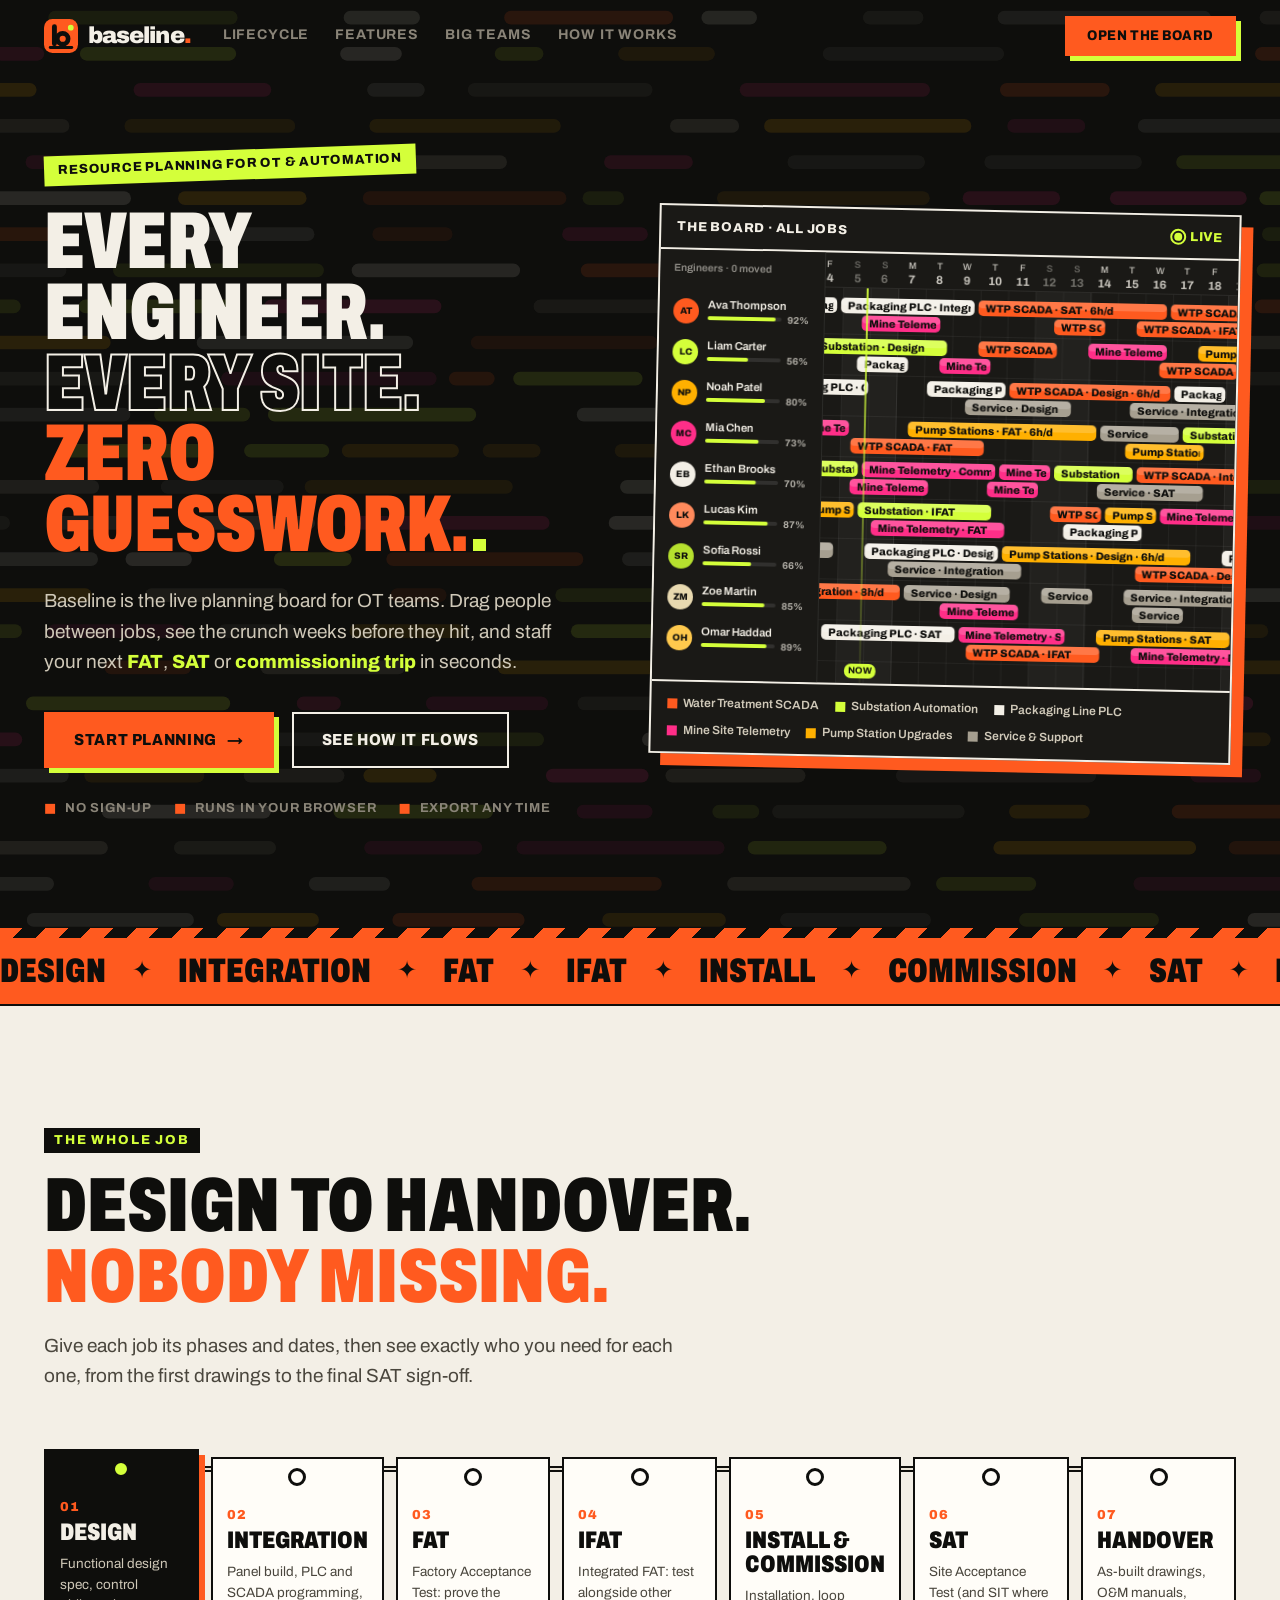
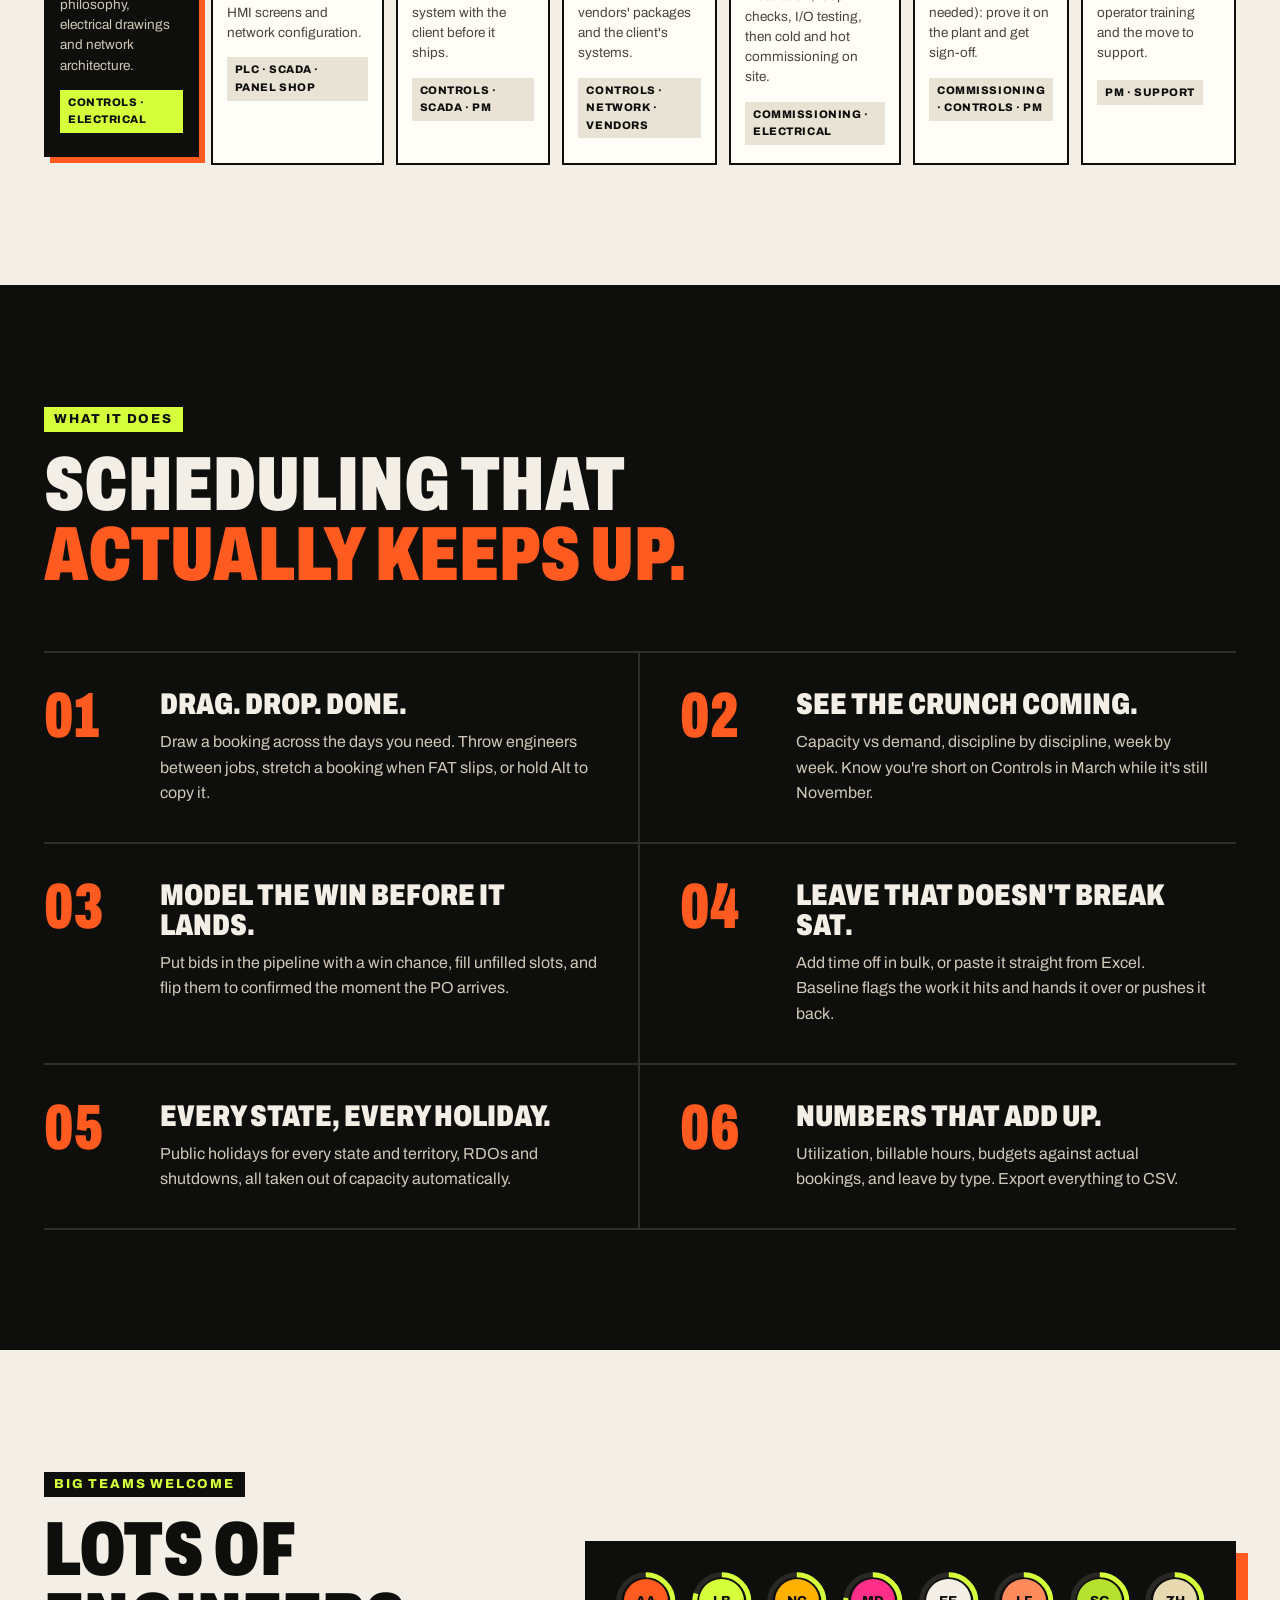
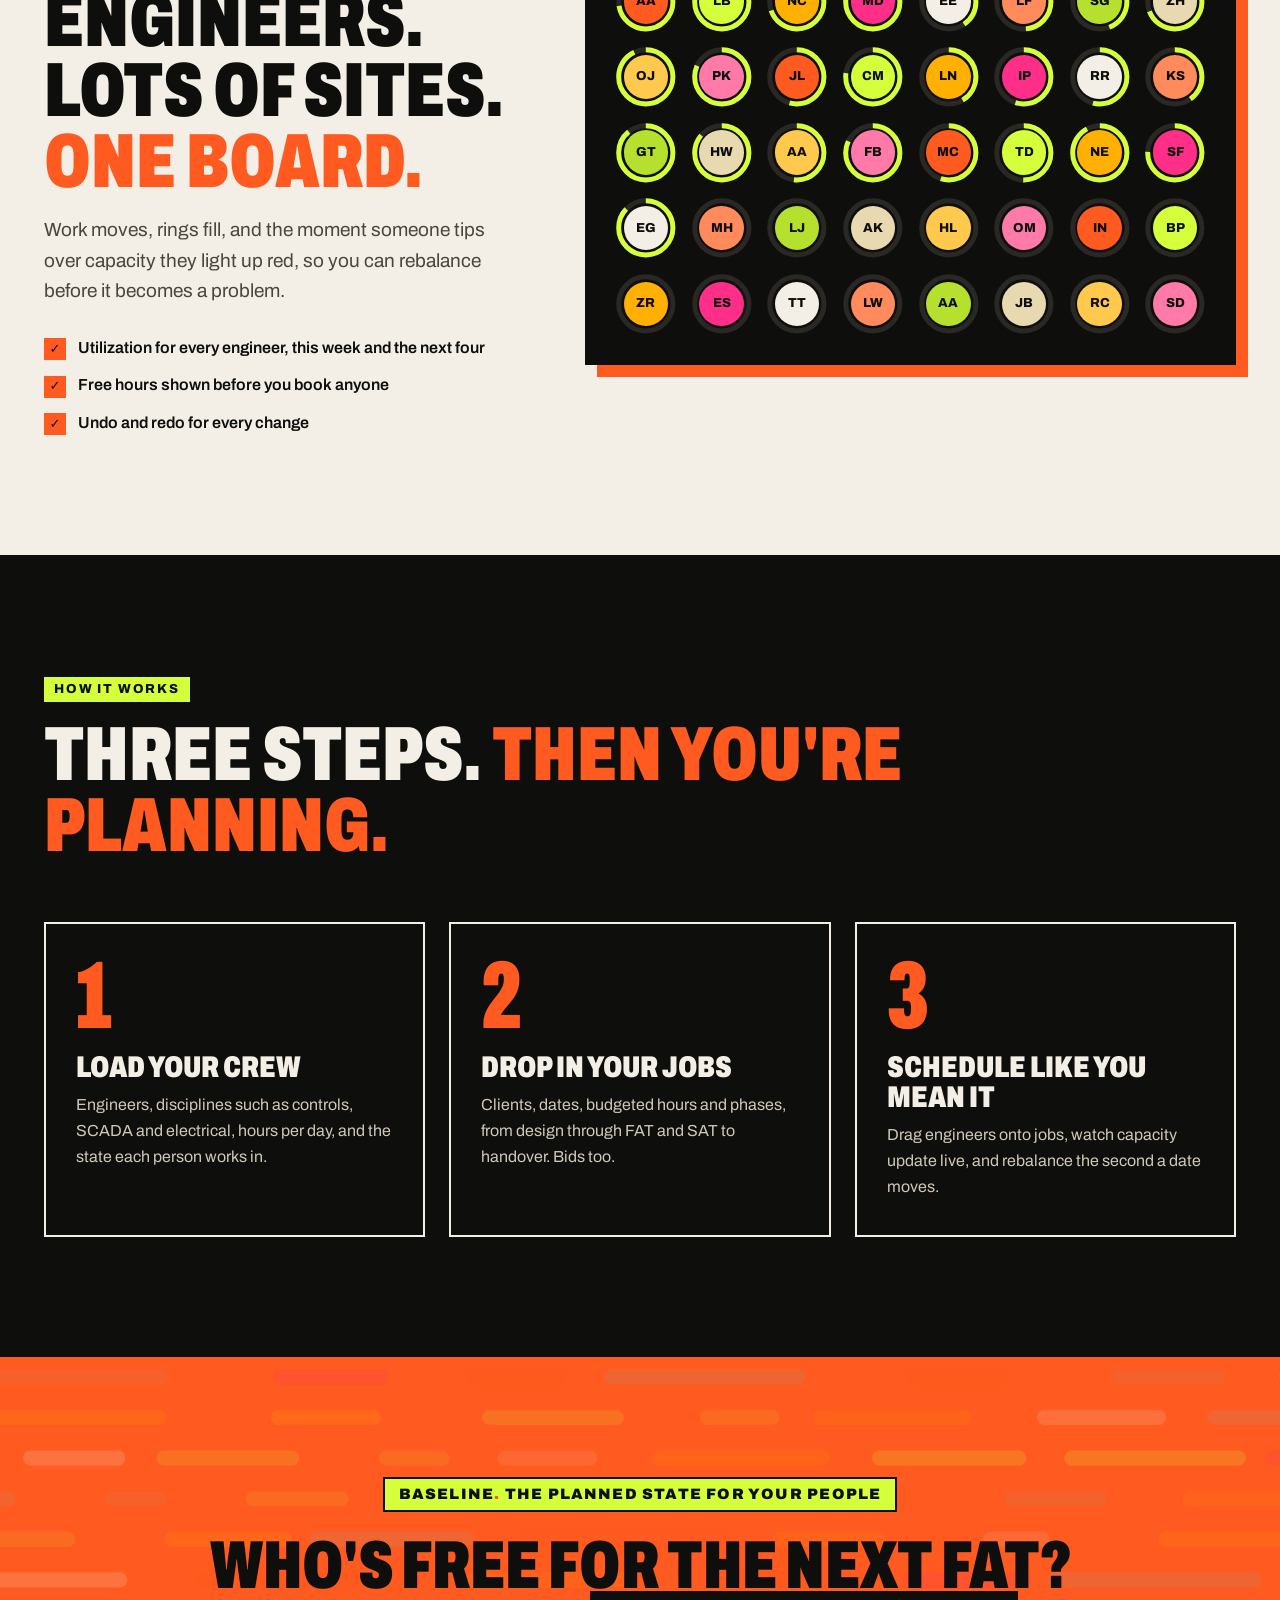
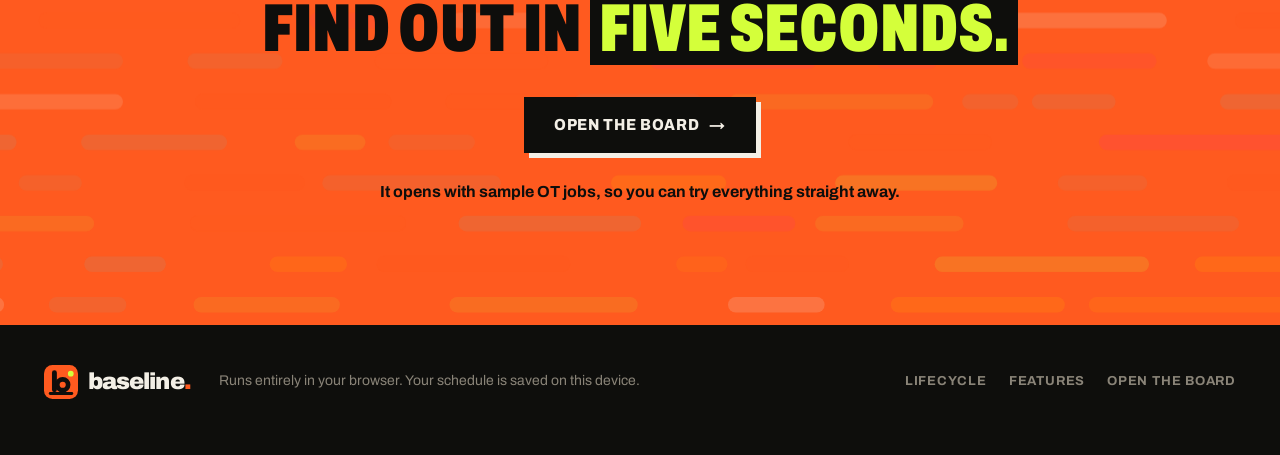
<file: scheduler/index.html>
<!doctype html>
<html lang="en">
<head>
  <meta charset="utf-8">
  <meta name="viewport" content="width=device-width, initial-scale=1">
  <title>Baseline</title>
  <meta name="description" content="Baseline is the live planning board for OT and automation teams: drag engineers between jobs, see crunch weeks before they hit, and staff your next FAT, SAT or commissioning trip in seconds.">
  <link rel="icon" href="data:image/svg+xml,%3Csvg xmlns='http://www.w3.org/2000/svg' viewBox='0 0 32 32'%3E%3Crect width='32' height='32' rx='8' fill='%23ff5a1f'/%3E%3Crect x='7.5' y='5' width='4.6' height='20.6' rx='2.3' fill='%230e0e0c'/%3E%3Ccircle cx='17.6' cy='18.6' r='5.1' fill='none' stroke='%230e0e0c' stroke-width='4.4'/%3E%3Crect x='4.5' y='25.4' width='23' height='2.8' rx='1.4' fill='%230e0e0c'/%3E%3Ccircle cx='25.2' cy='8.2' r='2.7' fill='%23d4ff3a'/%3E%3C/svg%3E">
  <link rel="preconnect" href="https://fonts.googleapis.com">
  <link rel="preconnect" href="https://fonts.gstatic.com" crossorigin>
  <link href="https://fonts.googleapis.com/css2?family=Archivo:wdth,wght@62..125,400..900&display=swap" rel="stylesheet">
  <link rel="stylesheet" href="home.css">
</head>
<body>
  <header class="nav" id="nav">
    <a class="brand" href="index.html" aria-label="Baseline home">
      <svg class="mark" viewBox="0 0 32 32" aria-hidden="true">
        <rect width="32" height="32" rx="8" fill="#ff5a1f"/>
        <rect x="7.5" y="5" width="4.6" height="20.6" rx="2.3" fill="#0e0e0c"/>
        <circle cx="17.6" cy="18.6" r="5.1" fill="none" stroke="#0e0e0c" stroke-width="4.4"/>
        <rect x="4.5" y="25.4" width="23" height="2.8" rx="1.4" fill="#0e0e0c"/>
        <circle class="spark" cx="25.2" cy="8.2" r="2.7" fill="#d4ff3a"/>
      </svg>
      <span class="wordmark">baseline<i>.</i></span>
    </a>
    <nav class="nav-links" aria-label="Sections">
      <a href="#lifecycle">Lifecycle</a>
      <a href="#features">Features</a>
      <a href="#team">Big teams</a>
      <a href="#how">How it works</a>
    </nav>
    <a class="btn btn-hot" href="app.html">Open the board</a>
  </header>

  <main>
    <!-- ============ HERO ============ -->
    <section class="hero">
      <canvas class="hero-bg" id="heroBg" aria-hidden="true"></canvas>
      <div class="hero-inner">
        <div class="hero-copy">
          <span class="sticker">Resource planning for OT &amp; automation</span>
          <h1>
            <span class="l1">Every engineer.</span>
            <span class="l2">Every site.</span>
            <span class="l3">Zero guesswork.</span>
          </h1>
          <p class="lede">
            Baseline is the live planning board for OT teams. Drag people between jobs, see the crunch weeks
            before they hit, and staff your next <b>FAT</b>, <b>SAT</b> or <b>commissioning trip</b> in seconds.
          </p>
          <div class="cta-row">
            <a class="btn btn-hot btn-lg" href="app.html">Start planning <span aria-hidden="true">&rarr;</span></a>
            <a class="btn btn-line btn-lg" href="#lifecycle">See how it flows</a>
          </div>
          <ul class="hero-points">
            <li>No sign-up</li>
            <li>Runs in your browser</li>
            <li>Export any time</li>
          </ul>
        </div>

        <figure class="board-card" aria-label="Animated preview of a schedule of OT jobs">
          <div class="board-chrome">
            <span class="board-title">The board · all jobs</span>
            <span class="live"><span class="pulse" aria-hidden="true"></span>Live</span>
          </div>
          <canvas id="board"></canvas>
          <figcaption class="board-legend" id="boardLegend"></figcaption>
        </figure>
      </div>
    </section>

    <!-- ============ TICKER ============ -->
    <div class="ticker" aria-hidden="true">
      <div class="ticker-track">
        <span>Design</span><span>Integration</span><span>FAT</span><span>IFAT</span><span>Install</span><span>Commission</span><span>SAT</span><span>Handover</span>
        <span>Design</span><span>Integration</span><span>FAT</span><span>IFAT</span><span>Install</span><span>Commission</span><span>SAT</span><span>Handover</span>
      </div>
    </div>

    <!-- ============ LIFECYCLE ============ -->
    <section class="band band-cream" id="lifecycle">
      <div class="wrap">
        <div class="head reveal">
          <span class="kicker">The whole job</span>
          <h2>Design to handover. <em>Nobody missing.</em></h2>
          <p>Give each job its phases and dates, then see exactly who you need for each one, from the first drawings to the final SAT sign-off.</p>
        </div>
        <div class="lifecycle reveal" id="lifecycleBoard">
          <div class="lc-track" aria-hidden="true"><span class="lc-fill"></span><span class="lc-token"></span></div>
          <ol class="lc-steps">
            <li class="lc-step"><span class="lc-dot" aria-hidden="true"></span><span class="lc-n">01</span><h3>Design</h3>
              <p>Functional design spec, control philosophy, electrical drawings and network architecture.</p><span class="lc-crew">Controls · Electrical</span></li>
            <li class="lc-step"><span class="lc-dot" aria-hidden="true"></span><span class="lc-n">02</span><h3>Integration</h3>
              <p>Panel build, PLC and SCADA programming, HMI screens and network configuration.</p><span class="lc-crew">PLC · SCADA · Panel shop</span></li>
            <li class="lc-step"><span class="lc-dot" aria-hidden="true"></span><span class="lc-n">03</span><h3>FAT</h3>
              <p>Factory Acceptance Test: prove the system with the client before it ships.</p><span class="lc-crew">Controls · SCADA · PM</span></li>
            <li class="lc-step"><span class="lc-dot" aria-hidden="true"></span><span class="lc-n">04</span><h3>IFAT</h3>
              <p>Integrated FAT: test alongside other vendors' packages and the client's systems.</p><span class="lc-crew">Controls · Network · Vendors</span></li>
            <li class="lc-step"><span class="lc-dot" aria-hidden="true"></span><span class="lc-n">05</span><h3>Install &amp; commission</h3>
              <p>Installation, loop checks, I/O testing, then cold and hot commissioning on site.</p><span class="lc-crew">Commissioning · Electrical</span></li>
            <li class="lc-step"><span class="lc-dot" aria-hidden="true"></span><span class="lc-n">06</span><h3>SAT</h3>
              <p>Site Acceptance Test (and SIT where needed): prove it on the plant and get sign-off.</p><span class="lc-crew">Commissioning · Controls · PM</span></li>
            <li class="lc-step"><span class="lc-dot" aria-hidden="true"></span><span class="lc-n">07</span><h3>Handover</h3>
              <p>As-built drawings, O&amp;M manuals, operator training and the move to support.</p><span class="lc-crew">PM · Support</span></li>
          </ol>
        </div>
      </div>
    </section>

    <!-- ============ FEATURES ============ -->
    <section class="band band-ink" id="features">
      <div class="wrap">
        <div class="head reveal">
          <span class="kicker">What it does</span>
          <h2>Scheduling that <em>actually keeps up.</em></h2>
        </div>
        <ol class="features">
          <li class="feature reveal"><span class="f-n">01</span><div><h3>Drag. Drop. Done.</h3>
            <p>Draw a booking across the days you need. Throw engineers between jobs, stretch a booking when FAT slips, or hold Alt to copy it.</p></div></li>
          <li class="feature reveal"><span class="f-n">02</span><div><h3>See the crunch coming.</h3>
            <p>Capacity vs demand, discipline by discipline, week by week. Know you're short on Controls in March while it's still November.</p></div></li>
          <li class="feature reveal"><span class="f-n">03</span><div><h3>Model the win before it lands.</h3>
            <p>Put bids in the pipeline with a win chance, fill unfilled slots, and flip them to confirmed the moment the PO arrives.</p></div></li>
          <li class="feature reveal"><span class="f-n">04</span><div><h3>Leave that doesn't break SAT.</h3>
            <p>Add time off in bulk, or paste it straight from Excel. Baseline flags the work it hits and hands it over or pushes it back.</p></div></li>
          <li class="feature reveal"><span class="f-n">05</span><div><h3>Every state, every holiday.</h3>
            <p>Public holidays for every state and territory, RDOs and shutdowns, all taken out of capacity automatically.</p></div></li>
          <li class="feature reveal"><span class="f-n">06</span><div><h3>Numbers that add up.</h3>
            <p>Utilization, billable hours, budgets against actual bookings, and leave by type. Export everything to CSV.</p></div></li>
        </ol>
      </div>
    </section>

    <!-- ============ CROWD ============ -->
    <section class="band band-cream" id="team">
      <div class="wrap crowd">
        <div class="crowd-copy reveal">
          <span class="kicker">Big teams welcome</span>
          <h2>Lots of engineers. Lots of sites. <em>One board.</em></h2>
          <p>Work moves, rings fill, and the moment someone tips over capacity they light up red, so you can rebalance before it becomes a problem.</p>
          <ul class="ticks">
            <li>Utilization for every engineer, this week and the next four</li>
            <li>Free hours shown before you book anyone</li>
            <li>Undo and redo for every change</li>
          </ul>
        </div>
        <div class="crowd-wall reveal" id="crowd" aria-label="Animated team of engineers with utilization rings"></div>
      </div>
    </section>

    <!-- ============ HOW ============ -->
    <section class="band band-ink" id="how">
      <div class="wrap">
        <div class="head reveal">
          <span class="kicker">How it works</span>
          <h2>Three steps. <em>Then you're planning.</em></h2>
        </div>
        <ol class="steps">
          <li class="step reveal"><span class="step-n">1</span><h3>Load your crew</h3>
            <p>Engineers, disciplines such as controls, SCADA and electrical, hours per day, and the state each person works in.</p></li>
          <li class="step reveal"><span class="step-n">2</span><h3>Drop in your jobs</h3>
            <p>Clients, dates, budgeted hours and phases, from design through FAT and SAT to handover. Bids too.</p></li>
          <li class="step reveal"><span class="step-n">3</span><h3>Schedule like you mean it</h3>
            <p>Drag engineers onto jobs, watch capacity update live, and rebalance the second a date moves.</p></li>
        </ol>
      </div>
    </section>

    <!-- ============ CTA ============ -->
    <section class="cta-block">
      <canvas class="cta-bg" id="ctaBg" aria-hidden="true"></canvas>
      <div class="wrap reveal">
        <span class="cta-tag">baseline<i>.</i> the planned state for your people</span>
        <h2>Who's free for the next FAT?<br>Find out in <em>five seconds.</em></h2>
        <a class="btn btn-ink btn-lg" href="app.html">Open the board <span aria-hidden="true">&rarr;</span></a>
        <p>It opens with sample OT jobs, so you can try everything straight away.</p>
      </div>
    </section>
  </main>

  <footer class="footer">
    <a class="brand" href="index.html" aria-label="Baseline home">
      <svg class="mark" viewBox="0 0 32 32" aria-hidden="true">
        <rect width="32" height="32" rx="8" fill="#ff5a1f"/>
        <rect x="7.5" y="5" width="4.6" height="20.6" rx="2.3" fill="#0e0e0c"/>
        <circle cx="17.6" cy="18.6" r="5.1" fill="none" stroke="#0e0e0c" stroke-width="4.4"/>
        <rect x="4.5" y="25.4" width="23" height="2.8" rx="1.4" fill="#0e0e0c"/>
        <circle class="spark" cx="25.2" cy="8.2" r="2.7" fill="#d4ff3a"/>
      </svg>
      <span class="wordmark">baseline<i>.</i></span>
    </a>
    <p>Runs entirely in your browser. Your schedule is saved on this device.</p>
    <nav class="footer-links" aria-label="Footer">
      <a href="#lifecycle">Lifecycle</a>
      <a href="#features">Features</a>
      <a href="app.html">Open the board</a>
    </nav>
  </footer>

  <script src="home.js"></script>
</body>
</html>
</file>
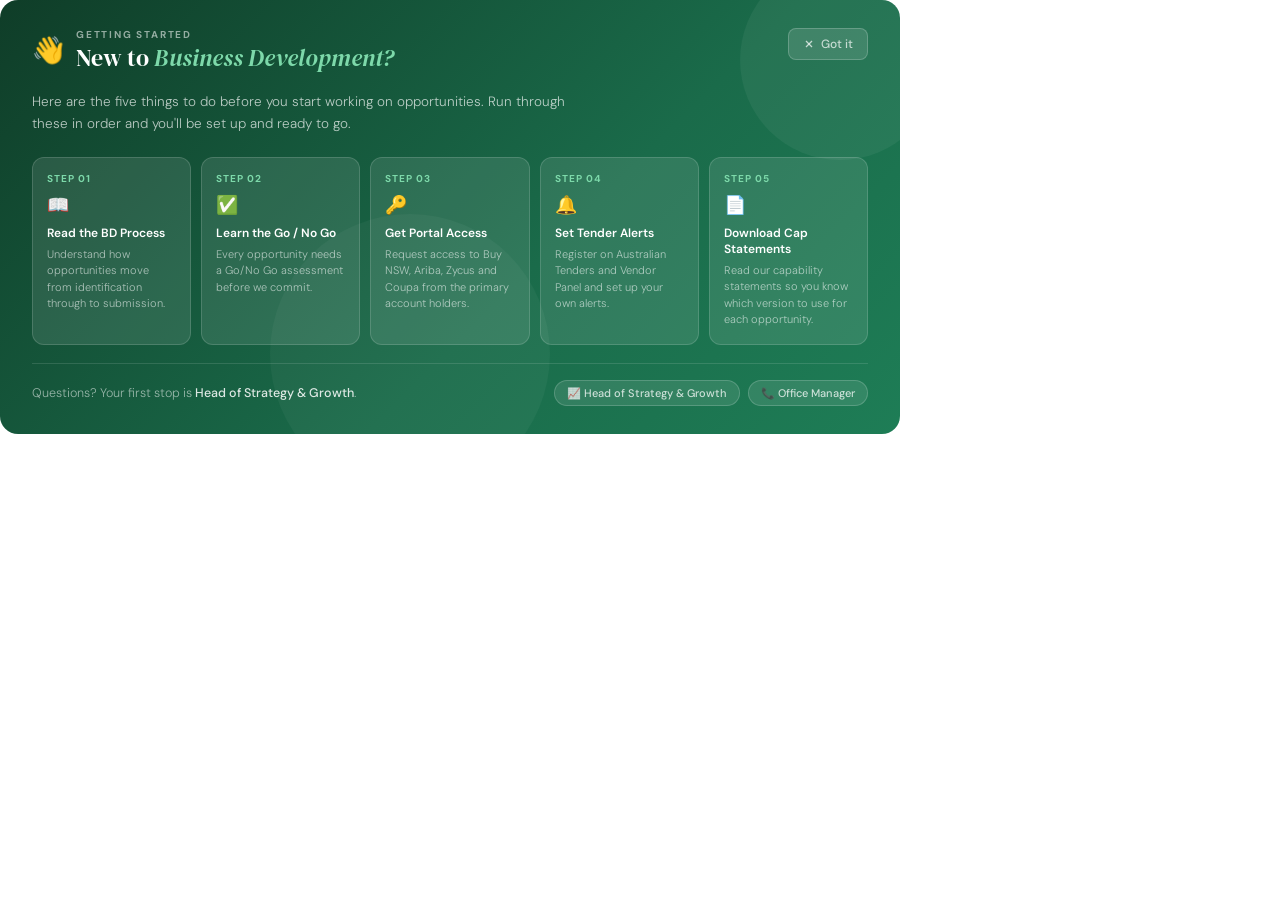
<file: bd_about_section_1.html>
<!DOCTYPE html>
<html>
<head>
<meta charset="UTF-8">
<link href="https://fonts.googleapis.com/css2?family=DM+Serif+Display:ital@0;1&family=DM+Sans:wght@300;400;500;600&display=swap" rel="stylesheet">
<style>
  *, *::before, *::after { box-sizing: border-box; margin: 0; padding: 0; }
  body { font-family: 'DM Sans', sans-serif; background: transparent; padding: 0; margin: 0; }
  .container { max-width: 900px; width: 100%; }

  /* ── Onboarding Banner ── */
  .onboarding-banner {
    background: linear-gradient(135deg, #0f3d28 0%, #1a6b4a 60%, #1e7d56 100%);
    border-radius: 18px;
    padding: 28px 32px;
    margin-bottom: 28px;
    position: relative;
    overflow: hidden;
    animation: fadeUp 0.4s ease both;
    transition: opacity 0.4s ease, transform 0.4s ease, max-height 0.5s ease, margin 0.4s ease, padding 0.4s ease;
  }
  .onboarding-banner.dismissed {
    opacity: 0;
    transform: translateY(-10px);
    max-height: 0;
    margin-bottom: 0;
    padding-top: 0;
    padding-bottom: 0;
    pointer-events: none;
  }
  .onboarding-banner::before {
    content: '';
    position: absolute;
    top: -40px; right: -40px;
    width: 200px; height: 200px;
    border-radius: 50%;
    background: rgba(255,255,255,0.05);
  }
  .onboarding-banner::after {
    content: '';
    position: absolute;
    bottom: -60px; left: 30%;
    width: 280px; height: 280px;
    border-radius: 50%;
    background: rgba(255,255,255,0.04);
  }
  .banner-inner { position: relative; z-index: 1; }
  .banner-top { display: flex; align-items: flex-start; justify-content: space-between; gap: 16px; margin-bottom: 20px; }
  .banner-heading { display: flex; align-items: center; gap: 12px; }
  .banner-emoji { font-size: 26px; }
  .banner-eyebrow { font-size: 10px; font-weight: 700; letter-spacing: 0.18em; text-transform: uppercase; color: rgba(255,255,255,0.55); margin-bottom: 4px; }
  .banner-title { font-family: 'DM Serif Display', serif; font-size: 1.5rem; color: #fff; line-height: 1.1; }
  .banner-title em { font-style: italic; color: #7dd9aa; }
  .dismiss-btn {
    flex-shrink: 0;
    background: rgba(255,255,255,0.12);
    border: 1px solid rgba(255,255,255,0.2);
    border-radius: 8px;
    color: rgba(255,255,255,0.7);
    font-size: 12px;
    font-family: 'DM Sans', sans-serif;
    font-weight: 500;
    padding: 7px 14px;
    cursor: pointer;
    display: flex;
    align-items: center;
    gap: 6px;
    transition: all 0.18s ease;
    white-space: nowrap;
  }
  .dismiss-btn:hover { background: rgba(255,255,255,0.2); color: #fff; }
  .banner-subtitle { font-size: 13.5px; color: rgba(255,255,255,0.7); line-height: 1.6; margin-bottom: 22px; font-weight: 300; max-width: 560px; }

  .steps { display: grid; grid-template-columns: repeat(5, 1fr); gap: 10px; }
  .step {
    background: rgba(255,255,255,0.1);
    border: 1px solid rgba(255,255,255,0.15);
    border-radius: 12px;
    padding: 14px 14px 16px;
    transition: background 0.2s ease;
  }
  .step:hover { background: rgba(255,255,255,0.16); }
  .step-num { font-size: 10px; font-weight: 700; letter-spacing: 0.1em; color: #7dd9aa; margin-bottom: 8px; }
  .step-icon { font-size: 18px; margin-bottom: 8px; display: block; }
  .step-label { font-size: 12px; font-weight: 600; color: #fff; line-height: 1.35; margin-bottom: 5px; }
  .step-desc { font-size: 11px; color: rgba(255,255,255,0.6); line-height: 1.5; font-weight: 300; }

  .banner-footer { margin-top: 18px; padding-top: 16px; border-top: 1px solid rgba(255,255,255,0.12); display: flex; align-items: center; justify-content: space-between; gap: 12px; }
  .banner-footer-text { font-size: 12.5px; color: rgba(255,255,255,0.55); font-weight: 300; }
  .banner-footer-text strong { color: rgba(255,255,255,0.85); font-weight: 500; }
  .banner-contact { display: flex; gap: 8px; }
  .banner-chip { font-size: 11px; font-weight: 500; background: rgba(255,255,255,0.1); color: rgba(255,255,255,0.75); padding: 5px 12px; border-radius: 20px; border: 1px solid rgba(255,255,255,0.18); white-space: nowrap; }

  @keyframes fadeUp { from { opacity: 0; transform: translateY(16px); } to { opacity: 1; transform: translateY(0); } }

  @media (max-width: 700px) {
    .steps { grid-template-columns: repeat(2, 1fr); }
    .banner-footer { flex-direction: column; align-items: flex-start; }
  }
  @media (max-width: 480px) {
    .steps { grid-template-columns: 1fr; }
  }
</style>
</head>
<body>
<div class="container">

  <div class="onboarding-banner" id="onboardingBanner">
    <div class="banner-inner">
      <div class="banner-top">
        <div class="banner-heading">
          <div class="banner-emoji">👋</div>
          <div class="banner-title-block">
            <div class="banner-eyebrow">Getting started</div>
            <div class="banner-title">New to <em>Business Development?</em></div>
          </div>
        </div>
        <button class="dismiss-btn" onclick="dismissBanner()">
          <svg width="12" height="12" viewBox="0 0 24 24" fill="none" stroke="currentColor" stroke-width="2.5"><line x1="18" y1="6" x2="6" y2="18"/><line x1="6" y1="6" x2="18" y2="18"/></svg>
          Got it
        </button>
      </div>

      <p class="banner-subtitle">Here are the five things to do before you start working on opportunities. Run through these in order and you'll be set up and ready to go.</p>

      <div class="steps">
        <div class="step">
          <div class="step-num">STEP 01</div>
          <span class="step-icon">📖</span>
          <div class="step-label">Read the BD Process</div>
          <div class="step-desc">Understand how opportunities move from identification through to submission.</div>
        </div>
        <div class="step">
          <div class="step-num">STEP 02</div>
          <span class="step-icon">✅</span>
          <div class="step-label">Learn the Go / No Go</div>
          <div class="step-desc">Every opportunity needs a Go/No Go assessment before we commit.</div>
        </div>
        <div class="step">
          <div class="step-num">STEP 03</div>
          <span class="step-icon">🔑</span>
          <div class="step-label">Get Portal Access</div>
          <div class="step-desc">Request access to Buy NSW, Ariba, Zycus and Coupa from the primary account holders.</div>
        </div>
        <div class="step">
          <div class="step-num">STEP 04</div>
          <span class="step-icon">🔔</span>
          <div class="step-label">Set Tender Alerts</div>
          <div class="step-desc">Register on Australian Tenders and Vendor Panel and set up your own alerts.</div>
        </div>
        <div class="step">
          <div class="step-num">STEP 05</div>
          <span class="step-icon">📄</span>
          <div class="step-label">Download Cap Statements</div>
          <div class="step-desc">Read our capability statements so you know which version to use for each opportunity.</div>
        </div>
      </div>

      <div class="banner-footer">
        <p class="banner-footer-text">Questions? Your first stop is <strong>Head of Strategy & Growth</strong>.</p>
        <div class="banner-contact">
          <div class="banner-chip">📈 Head of Strategy & Growth</div>
          <div class="banner-chip">📞 Office Manager</div>
        </div>
      </div>
    </div>
  </div>

</div>

<script>
  if (localStorage.getItem('bd_banner_dismissed') === 'true') {
    const b = document.getElementById('onboardingBanner');
    b.style.display = 'none';
  }

  function dismissBanner() {
    const b = document.getElementById('onboardingBanner');
    b.classList.add('dismissed');
    setTimeout(() => { b.style.display = 'none'; }, 500);
    try { localStorage.setItem('bd_banner_dismissed', 'true'); } catch(e) {}
  }
</script>
</body>
</html>
</file>
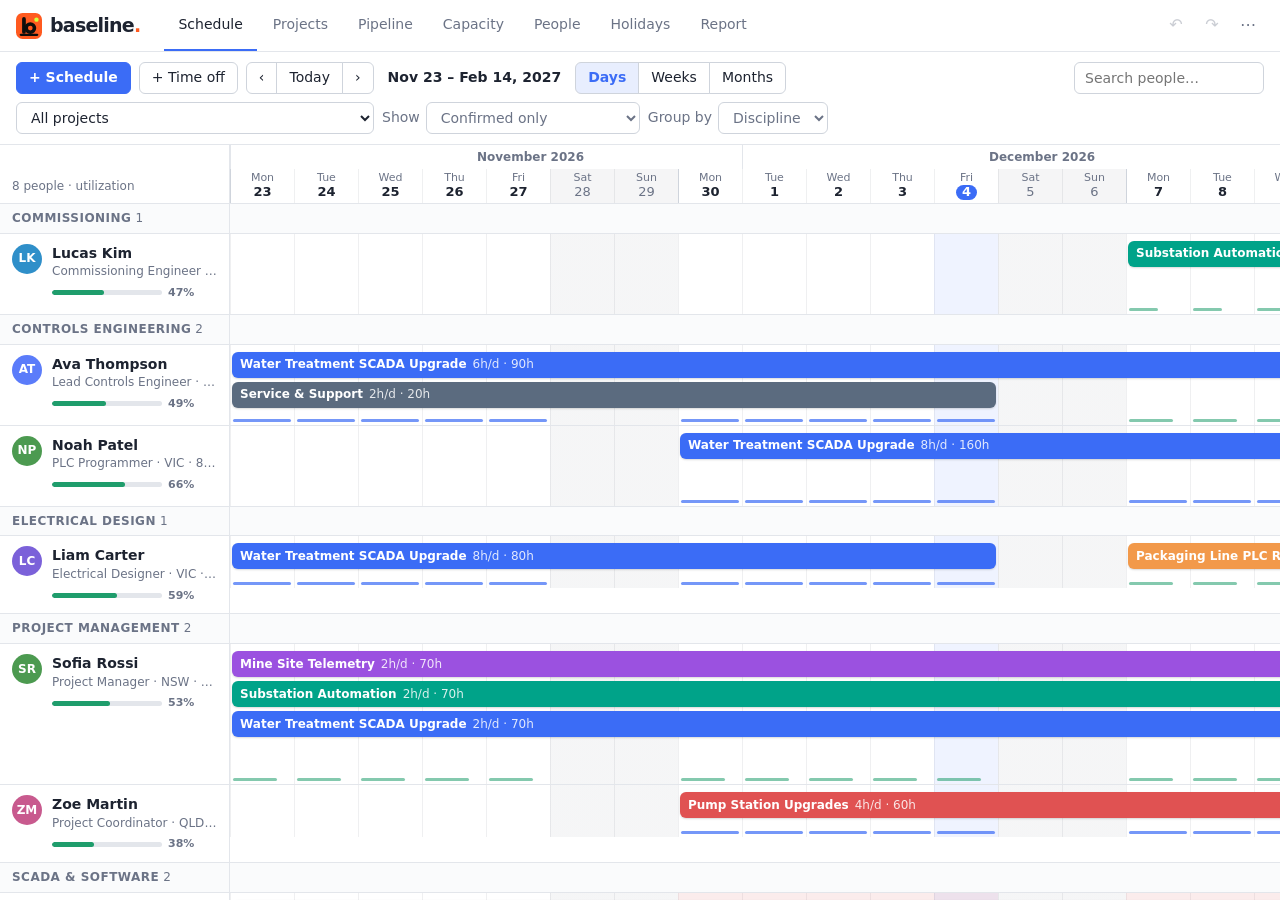
<file: scheduler/app.html>
<!doctype html>
<html lang="en">
<head>
  <meta charset="utf-8">
  <meta name="viewport" content="width=device-width, initial-scale=1">
  <title>Baseline</title>
  <link rel="icon" href="data:image/svg+xml,%3Csvg xmlns='http://www.w3.org/2000/svg' viewBox='0 0 32 32'%3E%3Crect width='32' height='32' rx='8' fill='%23ff5a1f'/%3E%3Crect x='7.5' y='5' width='4.6' height='20.6' rx='2.3' fill='%230e0e0c'/%3E%3Ccircle cx='17.6' cy='18.6' r='5.1' fill='none' stroke='%230e0e0c' stroke-width='4.4'/%3E%3Crect x='4.5' y='25.4' width='23' height='2.8' rx='1.4' fill='%230e0e0c'/%3E%3Ccircle cx='25.2' cy='8.2' r='2.7' fill='%23d4ff3a'/%3E%3C/svg%3E">
  <link rel="stylesheet" href="styles.css">
</head>
<body>
  <header class="topbar">
    <a class="brand" href="index.html" title="Baseline home">
      <svg class="mark" viewBox="0 0 32 32" aria-hidden="true">
        <rect width="32" height="32" rx="8" fill="#ff5a1f"/>
        <rect x="7.5" y="5" width="4.6" height="20.6" rx="2.3" fill="#0e0e0c"/>
        <circle cx="17.6" cy="18.6" r="5.1" fill="none" stroke="#0e0e0c" stroke-width="4.4"/>
        <rect x="4.5" y="25.4" width="23" height="2.8" rx="1.4" fill="#0e0e0c"/>
        <circle cx="25.2" cy="8.2" r="2.7" fill="#d4ff3a"/>
      </svg><span class="wordmark">baseline<i>.</i></span></a>
    <nav class="tabs" id="tabs">
      <button data-view="schedule">Schedule</button>
      <button data-view="projects">Projects</button>
      <button data-view="pipeline">Pipeline</button>
      <button data-view="capacity">Capacity</button>
      <button data-view="people">People</button>
      <button data-view="holidays">Holidays</button>
      <button data-view="report">Report</button>
    </nav>
    <div class="topbar-actions">
      <button class="icon-btn" id="undoBtn" title="Undo (Ctrl+Z)">&#8630;</button>
      <button class="icon-btn" id="redoBtn" title="Redo (Ctrl+Shift+Z)">&#8631;</button>
      <div class="menu">
        <button class="icon-btn" id="menuBtn" title="More">&#8943;</button>
        <div class="menu-pop" id="menuPop" hidden>
          <button data-action="export">Export data (JSON)</button>
          <button data-action="import">Import data (JSON)</button>
          <button data-action="csv">Export schedule (CSV)</button>
          <hr>
          <button data-action="sample">Load sample data</button>
          <button data-action="clear" class="danger-text">Clear all data</button>
        </div>
      </div>
    </div>
  </header>
  <div class="toolbar" id="toolbar"></div>
  <main id="main"></main>
  <div id="modalRoot"></div>
  <div id="toast" role="status" aria-live="polite"></div>
  <input type="file" id="importFile" accept="application/json,.json" hidden>
  <script src="app.js"></script>
</body>
</html>
</file>
<file: scheduler/home.css>
/* Baseline homepage: warm black + cream, safety orange + electric lime. No blue. */
:root {
  --ink: #0e0e0c;
  --ink-2: #1a1916;
  --ink-3: #2a2824;
  --cream: #f3efe6;
  --cream-2: #e9e3d6;
  --paper: #fffdf8;
  --hot: #ff5a1f;          /* safety orange */
  --hot-deep: #e84a12;
  --lime: #d4ff3a;         /* electric lime */
  --stone: #8a8478;        /* muted text on both */
  --line-dark: rgba(243, 239, 230, 0.14);
  --line-light: rgba(14, 14, 12, 0.14);
  --display: "Archivo", system-ui, -apple-system, "Segoe UI", sans-serif;
  --body: "Archivo", system-ui, -apple-system, "Segoe UI", sans-serif;
  color-scheme: dark;
}

* { box-sizing: border-box; }
html { scroll-behavior: smooth; }
body {
  margin: 0; background: var(--ink); color: var(--cream);
  font: 16px/1.6 var(--body); font-stretch: 100%;
  -webkit-font-smoothing: antialiased;
}
a { color: inherit; }
h1, h2, h3 { margin: 0; font-family: var(--display); }
em { font-style: normal; }
.wrap { max-width: 1240px; margin: 0 auto; padding: 0 24px; }

/* ---------- Brand ---------- */
.brand { display: inline-flex; align-items: center; gap: 10px; text-decoration: none; border-radius: 10px; }
.brand .mark { width: 34px; height: 34px; flex: none; transition: transform .35s cubic-bezier(.2, .9, .3, 1.5); }
.brand .mark .spark { transform-origin: 25.2px 8.2px; transition: transform .35s ease; }
.brand:hover .mark { transform: rotate(-8deg) scale(1.08); }
.brand:hover .mark .spark { transform: scale(1.5); }
.brand:focus-visible { outline: 3px solid var(--lime); outline-offset: 4px; }
.wordmark { font-family: var(--display); font-weight: 900; font-size: 23px; letter-spacing: -0.04em; line-height: 1; }
.wordmark i { font-style: normal; color: var(--hot); }

/* ---------- Buttons ---------- */
.btn {
  display: inline-flex; align-items: center; gap: 10px; height: 42px; padding: 0 20px;
  font: 800 14px/1 var(--display); font-stretch: 90%; text-transform: uppercase; letter-spacing: .04em;
  text-decoration: none; white-space: nowrap; border-radius: 0; border: 2px solid transparent;
  transition: transform .15s ease, box-shadow .15s ease, background .2s ease, color .2s ease;
}
.btn:focus-visible { outline: 3px solid var(--lime); outline-offset: 3px; }
.btn-lg { height: 56px; padding: 0 28px; font-size: 16px; }
.btn-hot { background: var(--hot); color: var(--ink); box-shadow: 5px 5px 0 var(--lime); }
.btn-hot:hover { transform: translate(-2px, -2px); box-shadow: 7px 7px 0 var(--lime); }
.btn-line { color: var(--cream); border-color: var(--cream); }
.btn-line:hover { background: var(--cream); color: var(--ink); }
.btn-ink { background: var(--ink); color: var(--cream); box-shadow: 5px 5px 0 var(--cream); }
.btn-ink:hover { transform: translate(-2px, -2px); box-shadow: 7px 7px 0 var(--cream); }

/* ---------- Nav ---------- */
.nav {
  position: fixed; inset: 0 0 auto 0; z-index: 50; height: 72px;
  display: flex; align-items: center; gap: 32px; padding: 0 max(24px, calc((100vw - 1240px) / 2 + 24px));
  transition: background .3s ease, border-color .3s ease;
  border-bottom: 1px solid transparent;
}
.nav.scrolled { background: rgba(14, 14, 12, 0.88); backdrop-filter: blur(12px); -webkit-backdrop-filter: blur(12px); border-color: var(--line-dark); }
.nav-links { display: flex; gap: 26px; }
.nav-links a { text-decoration: none; font-weight: 700; font-size: 14px; text-transform: uppercase; letter-spacing: .06em; color: var(--stone); transition: color .2s; }
.nav-links a:hover { color: var(--lime); }
.nav .btn { margin-left: auto; height: 40px; }

/* ---------- Hero ---------- */
.hero { position: relative; overflow: hidden; padding: 150px 0 120px; background: var(--ink); }
.hero::after { /* hazard stripe along the bottom */
  content: ""; position: absolute; left: 0; right: 0; bottom: 0; height: 10px;
  background: repeating-linear-gradient(-45deg, var(--hot) 0 16px, var(--ink) 16px 32px);
}
.hero-bg { position: absolute; inset: 0; width: 100%; height: 100%; opacity: .9; }
.hero-inner {
  position: relative; max-width: 1240px; margin: 0 auto; padding: 0 24px;
  display: grid; grid-template-columns: minmax(0, 1fr) minmax(0, 1.05fr); gap: 56px; align-items: center;
}
.sticker {
  display: inline-block; padding: 7px 14px; transform: rotate(-2deg);
  background: var(--lime); color: var(--ink); font: 800 13px/1.2 var(--display); text-transform: uppercase; letter-spacing: .06em;
}
.hero h1 {
  margin: 26px 0 26px; font-weight: 900; font-stretch: 68%; text-transform: uppercase;
  font-size: clamp(52px, 6.3vw, 98px); line-height: .88; letter-spacing: -0.01em;
}
.hero h1 span { display: block; }
.hero h1 .l2 { color: transparent; -webkit-text-stroke: 2px var(--cream); }
.hero h1 .l3 { color: var(--hot); }
.hero h1 .l3::after { content: ""; display: inline-block; width: .16em; height: .16em; margin-left: .06em; background: var(--lime); vertical-align: baseline; animation: blink 1.1s steps(1) infinite; }
@keyframes blink { 50% { opacity: 0; } }
.lede { font-size: 19px; color: #cfc8b8; max-width: 520px; margin: 0 0 34px; }
.lede b { color: var(--lime); font-weight: 800; }
.cta-row { display: flex; gap: 18px; flex-wrap: wrap; }
.hero-points { display: flex; gap: 22px; flex-wrap: wrap; list-style: none; padding: 0; margin: 30px 0 0; font-weight: 700; font-size: 13px; text-transform: uppercase; letter-spacing: .06em; color: var(--stone); }
.hero-points li::before { content: "■"; color: var(--hot); margin-right: 8px; }

/* Board preview */
.board-card {
  margin: 0; background: var(--ink-2); border: 2px solid var(--cream); box-shadow: 12px 12px 0 var(--hot);
  transform: rotate(1.2deg); transition: transform .5s cubic-bezier(.2, .8, .2, 1);
}
.board-card:hover { transform: rotate(0deg) translateY(-4px); }
.board-chrome {
  display: flex; align-items: center; gap: 12px; height: 44px; padding: 0 16px;
  border-bottom: 2px solid var(--cream); font: 800 13px/1 var(--display); text-transform: uppercase; letter-spacing: .06em;
}
.live { margin-left: auto; display: inline-flex; align-items: center; gap: 8px; color: var(--lime); }
.pulse { position: relative; width: 8px; height: 8px; border-radius: 50%; background: var(--lime); }
.pulse::after { content: ""; position: absolute; inset: -4px; border-radius: 50%; border: 2px solid var(--lime); animation: ping 1.6s cubic-bezier(0, 0, .2, 1) infinite; }
@keyframes ping { from { transform: scale(.6); opacity: .9; } to { transform: scale(1.9); opacity: 0; } }
#board { display: block; width: 100%; height: 430px; }
.board-legend {
  display: flex; flex-wrap: wrap; gap: 8px 16px; padding: 12px 16px; font-size: 12px; font-weight: 600; color: #cfc8b8;
  border-top: 2px solid var(--cream);
}
.board-legend span { display: inline-flex; align-items: center; gap: 6px; }
.board-legend i { width: 10px; height: 10px; }

/* ---------- Ticker ---------- */
.ticker { overflow: hidden; background: var(--hot); color: var(--ink); border-bottom: 2px solid var(--ink); }
.ticker-track { display: flex; width: max-content; animation: ticker 32s linear infinite; }
.ticker span {
  padding: 16px 0; font: 900 34px/1 var(--display); font-stretch: 70%; text-transform: uppercase; white-space: nowrap;
}
.ticker span::after { content: "✦"; margin: 0 26px; color: var(--ink); font-size: 24px; vertical-align: 4px; }
.ticker:hover .ticker-track { animation-play-state: paused; }
@keyframes ticker { to { transform: translateX(-50%); } }

/* ---------- Bands ---------- */
.band { padding: 120px 0; position: relative; }
.band-cream { background: var(--cream); color: var(--ink); }
.band-ink { background: var(--ink); color: var(--cream); }
.head { max-width: 860px; margin-bottom: 60px; }
.kicker {
  display: inline-block; font: 800 13px/1 var(--display); text-transform: uppercase; letter-spacing: .14em;
  padding: 6px 10px; background: var(--ink); color: var(--lime);
}
.band-ink .kicker { background: var(--lime); color: var(--ink); }
.band h2, .cta-block h2 {
  font-weight: 900; font-stretch: 70%; text-transform: uppercase; line-height: .92;
  font-size: clamp(40px, 6vw, 84px); margin: 18px 0 18px;
}
.band h2 em { color: var(--hot); }
.head p, .crowd-copy p { font-size: 19px; max-width: 640px; margin: 0; }
.band-cream .head p, .band-cream .crowd-copy p { color: #4a463d; }
.band-ink .head p { color: #cfc8b8; }

/* Lifecycle */
.lifecycle { --pad: 0px; --gap: 12px; position: relative; padding-top: 6px; }
.lc-steps { list-style: none; margin: 0; padding: 0; display: grid; grid-template-columns: repeat(7, 1fr); gap: var(--gap); position: relative; }
.lc-track {
  position: absolute; top: 15px; height: 6px; background: var(--cream-2); border: 2px solid var(--ink);
  left: calc((100% - 6 * var(--gap)) / 14); right: calc((100% - 6 * var(--gap)) / 14);
}
.lc-fill { position: absolute; inset: 0 auto 0 0; width: 0; background: var(--hot); transition: width .9s cubic-bezier(.4, .1, .2, 1); }
.lc-token {
  position: absolute; top: 50%; left: 0; width: 22px; height: 22px; margin: -11px 0 0 -11px;
  background: var(--lime); border: 3px solid var(--ink); transform: rotate(45deg);
  transition: left .9s cubic-bezier(.4, .1, .2, 1);
}
.lc-step {
  position: relative; padding: 50px 14px 18px; background: var(--paper); border: 2px solid var(--ink);
  transition: transform .35s ease, background .35s ease, box-shadow .35s ease; cursor: default;
}
.lc-dot { position: absolute; top: 9px; left: 50%; width: 18px; height: 18px; margin-left: -9px; background: var(--paper); border: 3px solid var(--ink); border-radius: 50%; z-index: 1; }
.lc-step.done .lc-dot { background: var(--hot); }
.lc-step.active { background: var(--ink); color: var(--cream); transform: translateY(-8px); box-shadow: 6px 6px 0 var(--hot); }
.lc-step.active .lc-dot { background: var(--lime); }
.lc-n { display: block; font: 900 13px/1 var(--display); color: var(--hot); letter-spacing: .08em; }
.lc-step h3 { font-weight: 900; font-stretch: 75%; text-transform: uppercase; font-size: 24px; line-height: 1; margin: 6px 0 10px; }
.lc-step p { margin: 0 0 14px; font-size: 13.5px; line-height: 1.5; color: #4a463d; }
.lc-step.active p { color: #cfc8b8; }
.lc-crew { display: inline-block; font-size: 11px; font-weight: 800; text-transform: uppercase; letter-spacing: .05em; padding: 4px 8px; background: var(--cream-2); color: var(--ink); }
.lc-step.active .lc-crew { background: var(--lime); }

/* Features */
.features { list-style: none; margin: 0; padding: 0; display: grid; grid-template-columns: repeat(2, 1fr); border-top: 2px solid var(--line-dark); }
.feature {
  display: grid; grid-template-columns: 96px 1fr; gap: 20px; padding: 36px 28px 36px 0;
  border-bottom: 2px solid var(--line-dark); position: relative; overflow: hidden; transition: color .3s ease;
}
.feature:nth-child(odd) { border-right: 2px solid var(--line-dark); padding-right: 40px; }
.feature:nth-child(even) { padding-left: 40px; }
.feature::before { /* orange flood on hover */
  content: ""; position: absolute; inset: 0; background: var(--hot); transform: scaleY(0); transform-origin: bottom;
  transition: transform .4s cubic-bezier(.2, .8, .2, 1); z-index: 0;
}
.feature > * { position: relative; z-index: 1; }
.feature:hover::before { transform: scaleY(1); }
.feature:hover { color: var(--ink); }
.f-n { font: 900 64px/0.85 var(--display); font-stretch: 65%; color: var(--hot); transition: color .3s; }
.feature:hover .f-n { color: var(--ink); }
.feature h3 { font-weight: 900; font-stretch: 75%; text-transform: uppercase; font-size: 30px; line-height: 1; margin-bottom: 10px; }
.feature p { margin: 0; color: #cfc8b8; font-size: 16px; transition: color .3s; }
.feature:hover p { color: var(--ink); }

/* Crowd */
.crowd { display: grid; grid-template-columns: minmax(0, .85fr) minmax(0, 1.15fr); gap: 60px; align-items: center; }
.ticks { list-style: none; padding: 0; margin: 28px 0 0; display: grid; gap: 12px; font-weight: 600; }
.ticks li { display: flex; gap: 12px; align-items: baseline; }
.ticks li::before { content: "✓"; flex: none; width: 22px; height: 22px; display: grid; place-items: center; font-size: 13px; font-weight: 900; background: var(--hot); color: var(--ink); }
.crowd-wall {
  position: relative; display: grid; grid-template-columns: repeat(8, 1fr); gap: 14px; padding: 28px;
  background: var(--ink); border: 2px solid var(--ink); box-shadow: 12px 12px 0 var(--hot);
}
.av { position: relative; aspect-ratio: 1; display: grid; place-items: center; }
.av.bump { animation: bump .5s ease; }
@keyframes bump { 40% { transform: scale(1.2); } }
.av svg { position: absolute; inset: 0; width: 100%; height: 100%; transform: rotate(-90deg); }
.av .track-ring { fill: none; stroke: var(--ink-3); stroke-width: 4; }
.av .ring { fill: none; stroke: var(--lime); stroke-width: 4; stroke-linecap: butt; transition: stroke-dashoffset 1.1s cubic-bezier(.3, .8, .3, 1), stroke .4s ease; }
.av.full .ring { stroke: var(--hot); }
.av.over .ring { stroke: #ff2e4d; }
.av.over b { box-shadow: 0 0 0 3px #ff2e4d; }
.av b {
  width: 72%; aspect-ratio: 1; border-radius: 50%; display: grid; place-items: center;
  color: var(--ink); font: 800 clamp(10px, 1.05vw, 13px)/1 var(--display); background: var(--c);
}
.chip { position: absolute; left: 0; top: 0; z-index: 3; height: 14px; width: 42px; pointer-events: none; border: 2px solid var(--ink); }

/* Steps */
.steps { list-style: none; padding: 0; margin: 0; display: grid; grid-template-columns: repeat(3, 1fr); gap: 24px; }
.step { position: relative; padding: 34px 30px 36px; border: 2px solid var(--cream); transition: transform .3s ease, box-shadow .3s ease; }
.step:hover { transform: translate(-4px, -4px); box-shadow: 8px 8px 0 var(--lime); }
.step-n { display: block; font: 900 96px/0.8 var(--display); font-stretch: 62%; color: var(--hot); margin-bottom: 18px; }
.step h3 { font-weight: 900; font-stretch: 75%; text-transform: uppercase; font-size: 30px; line-height: 1; margin-bottom: 10px; }
.step p { margin: 0; color: #cfc8b8; }

/* CTA */
.cta-block { position: relative; overflow: hidden; background: var(--hot); color: var(--ink); padding: 120px 0; text-align: center; }
.cta-bg { position: absolute; inset: 0; width: 100%; height: 100%; opacity: .5; }
.cta-block .wrap { position: relative; }
.cta-block h2 { font-size: clamp(38px, 5.3vw, 80px); margin: 22px 0 38px; }
.cta-block h2 em { background: var(--ink); color: var(--lime); padding: 0 .12em; }
.cta-tag { display: inline-block; font: 900 15px/1 var(--display); text-transform: uppercase; letter-spacing: .08em; padding: 8px 14px; background: var(--lime); border: 2px solid var(--ink); }
.cta-tag i { font-style: normal; color: var(--hot); }
.cta-block p { margin: 26px 0 0; font-weight: 700; }

/* Footer */
.footer {
  max-width: 1240px; margin: 0 auto; padding: 40px 24px 56px; display: flex; align-items: center; gap: 28px; flex-wrap: wrap;
  color: var(--stone); font-size: 14px;
}
.footer .brand { color: var(--cream); }
.footer p { margin: 0; }
.footer-links { margin-left: auto; display: flex; gap: 22px; }
.footer-links a { text-decoration: none; font-weight: 700; text-transform: uppercase; letter-spacing: .06em; font-size: 13px; }
.footer-links a:hover { color: var(--lime); }

/* Reveal on scroll */
.reveal { opacity: 0; transform: translateY(28px); transition: opacity .7s ease, transform .7s cubic-bezier(.2, .8, .2, 1); }
.reveal.in { opacity: 1; transform: none; }
.features .reveal:nth-child(even), .steps .reveal:nth-child(2) { transition-delay: .08s; }
.steps .reveal:nth-child(3) { transition-delay: .16s; }

/* ---------- Responsive ---------- */
@media (max-width: 1080px) {
  .lc-steps { grid-template-columns: repeat(4, 1fr); }
  .lc-track { display: none; }
  .lc-step.active { transform: none; }
}
@media (max-width: 980px) {
  .hero { padding-top: 120px; }
  .hero-inner, .crowd { grid-template-columns: 1fr; }
  .board-card, .board-card:hover { transform: none; }
  .features { grid-template-columns: 1fr; }
  .feature:nth-child(odd) { border-right: 0; padding-right: 28px; }
  .feature:nth-child(even) { padding-left: 0; }
  .steps { grid-template-columns: 1fr; }
}
@media (max-width: 640px) {
  .nav { gap: 12px; height: 64px; }
  .nav-links { display: none; }
  .nav .btn { height: 38px; padding: 0 14px; font-size: 12px; box-shadow: 3px 3px 0 var(--lime); }
  .wordmark { font-size: 20px; }
  .hero { padding: 104px 0 80px; }
  .lede { font-size: 17px; }
  .band { padding: 84px 0; }
  .lc-steps { grid-template-columns: 1fr 1fr; }
  .feature { grid-template-columns: 64px 1fr; gap: 14px; }
  .f-n { font-size: 46px; }
  .crowd-wall { grid-template-columns: repeat(6, 1fr); gap: 10px; padding: 18px; box-shadow: 8px 8px 0 var(--hot); }
  #board { height: 360px; }
  .ticker span { font-size: 26px; }
  .footer-links { margin-left: 0; }
}

@media (prefers-reduced-motion: reduce) {
  html { scroll-behavior: auto; }
  *, *::before, *::after { animation: none !important; transition: none !important; }
  .reveal { opacity: 1; transform: none; }
}
</file>
<file: scheduler/styles.css>
:root {
  --bg: #f5f6f8;
  --panel: #ffffff;
  --panel-2: #fafbfc;
  --border: #e3e6eb;
  --border-strong: #cfd4dc;
  --text: #1d2330;
  --muted: #6b7386;
  --accent: #3b6cf6;
  --accent-soft: #e8eefe;
  --danger: #d64545;
  --warn: #e0a106;
  --ok: #1f9d6c;
  --weekend: rgba(30, 40, 60, 0.045);
  --gridline: rgba(30, 40, 60, 0.07);
  --today: rgba(59, 108, 246, 0.08);
  --over: rgba(214, 69, 69, 0.10);
  --shadow: 0 10px 30px rgba(20, 30, 50, 0.18);
  --side: 230px;
  --shut: #8a6fd1;
  --hol-bg: rgba(224, 161, 6, 0.16);
  --shut-bg: rgba(138, 111, 209, 0.16);
  --radius: 8px;
  color-scheme: light;
}
@media (prefers-color-scheme: dark) {
  :root {
    --bg: #12151b;
    --panel: #1a1e26;
    --panel-2: #1f242d;
    --border: #2b313c;
    --border-strong: #3a4250;
    --text: #e6e9ef;
    --muted: #949cad;
    --accent: #6d93ff;
    --accent-soft: #24304d;
    --weekend: rgba(255, 255, 255, 0.035);
    --gridline: rgba(255, 255, 255, 0.06);
    --today: rgba(109, 147, 255, 0.12);
    --over: rgba(240, 90, 90, 0.16);
    --hol-bg: rgba(240, 180, 40, 0.16);
    --shut-bg: rgba(160, 135, 230, 0.18);
    --shadow: 0 10px 30px rgba(0, 0, 0, 0.5);
    color-scheme: dark;
  }
}

* { box-sizing: border-box; }
html, body { height: 100%; margin: 0; }
body {
  font: 14px/1.4 system-ui, -apple-system, "Segoe UI", Roboto, sans-serif;
  background: var(--bg);
  color: var(--text);
  display: flex;
  flex-direction: column;
  overflow: hidden;
}
button, input, select, textarea { font: inherit; color: inherit; }
button { cursor: pointer; }

/* ---------- Top bar ---------- */
.topbar {
  display: flex; align-items: center; gap: 24px;
  padding: 0 16px; height: 52px; flex: none;
  background: var(--panel); border-bottom: 1px solid var(--border);
}
.brand { display: flex; align-items: center; gap: 8px; font-weight: 700; font-size: 16px; }
.brand { color: inherit; text-decoration: none; border-radius: 8px; }
.brand:hover .mark { transform: rotate(-8deg) scale(1.06); }
.brand:focus-visible { outline: 2px solid var(--accent); outline-offset: 3px; }
.mark { width: 26px; height: 26px; flex: none; transition: transform .25s ease; }
.tabs { display: flex; gap: 2px; height: 100%; }
.tabs button {
  background: none; border: 0; padding: 0 14px; height: 100%;
  color: var(--muted); font-weight: 500; border-bottom: 2px solid transparent;
}
.tabs button:hover { color: var(--text); }
.tabs button.active { color: var(--text); border-bottom-color: var(--accent); }
.topbar-actions { margin-left: auto; display: flex; gap: 4px; align-items: center; }
.icon-btn {
  width: 32px; height: 32px; border-radius: 6px; border: 1px solid transparent;
  background: none; font-size: 16px; color: var(--muted);
}
.icon-btn:hover:not(:disabled) { background: var(--panel-2); border-color: var(--border); color: var(--text); }
.icon-btn:disabled { opacity: .35; cursor: default; }
.menu { position: relative; }
.menu-pop {
  position: absolute; right: 0; top: 38px; z-index: 50; min-width: 220px;
  background: var(--panel); border: 1px solid var(--border); border-radius: var(--radius);
  box-shadow: var(--shadow); padding: 6px;
}
.menu-pop button {
  display: block; width: 100%; text-align: left; background: none; border: 0;
  padding: 8px 10px; border-radius: 6px;
}
.menu-pop button:hover { background: var(--panel-2); }
.menu-pop hr { border: 0; border-top: 1px solid var(--border); margin: 6px 0; }
.danger-text { color: var(--danger); }

/* ---------- Toolbar ---------- */
.toolbar {
  display: flex; align-items: center; gap: 8px; flex-wrap: wrap;
  padding: 10px 16px; flex: none;
  background: var(--panel); border-bottom: 1px solid var(--border);
}
.toolbar .spacer { flex: 1; }
.toolbar .range-label { font-weight: 600; margin: 0 6px; white-space: nowrap; }
.btn {
  height: 32px; padding: 0 12px; border-radius: 6px;
  border: 1px solid var(--border-strong); background: var(--panel);
  display: inline-flex; align-items: center; gap: 6px; white-space: nowrap;
}
.btn:hover { background: var(--panel-2); }
.btn.primary { background: var(--accent); border-color: var(--accent); color: #fff; font-weight: 600; }
.btn.primary:hover { filter: brightness(1.07); }
.btn.danger { color: var(--danger); }
.btn.sm { height: 28px; padding: 0 9px; font-size: 13px; }
.btn-group { display: inline-flex; }
.btn-group .btn { border-radius: 0; margin-left: -1px; }
.btn-group .btn:first-child { border-radius: 6px 0 0 6px; margin-left: 0; }
.btn-group .btn:last-child { border-radius: 0 6px 6px 0; }
.btn-group .btn.on { background: var(--accent-soft); color: var(--accent); font-weight: 600; }
.input, .toolbar select, .toolbar input[type=search], .toolbar input[type=date] {
  height: 32px; padding: 0 10px; border-radius: 6px;
  border: 1px solid var(--border-strong); background: var(--panel);
}
.toolbar input[type=search] { width: 190px; }
.toggle { display: inline-flex; align-items: center; gap: 6px; color: var(--muted); white-space: nowrap; }

main { flex: 1; min-height: 0; overflow: auto; }
main.no-scroll { overflow: hidden; display: flex; }

/* ---------- Schedule grid ---------- */
.schedule { flex: 1; overflow: auto; position: relative; background: var(--panel); }
.grid { position: relative; min-width: 100%; }
.ghead { display: flex; position: sticky; top: 0; z-index: 6; background: var(--panel); border-bottom: 1px solid var(--border); }
.corner {
  position: sticky; left: 0; z-index: 7; width: var(--side); flex: none;
  background: var(--panel); border-right: 1px solid var(--border);
  display: flex; align-items: flex-end; padding: 0 12px 8px; color: var(--muted); font-size: 12px;
}
.timehead { flex: none; }
.hm-row, .hd-row { display: flex; }
.hm {
  flex: none; height: 24px; font-size: 12px; font-weight: 600; color: var(--muted);
  border-left: 1px solid var(--border); padding: 4px 8px; overflow: hidden; white-space: nowrap;
}
.hm span { position: sticky; left: calc(var(--side) + 8px); }
.hd {
  flex: none; height: 34px; text-align: center; font-size: 11px; color: var(--muted);
  display: flex; flex-direction: column; justify-content: center; line-height: 1.15;
  border-left: 1px solid var(--gridline);
}
.hd b { font-size: 13px; font-weight: 600; color: var(--text); }
.hd.we { background: var(--weekend); }
.hd.we b { color: var(--muted); font-weight: 500; }
.hd.mon { border-left-color: var(--border-strong); }
.hd.today b {
  background: var(--accent); color: #fff; border-radius: 10px; padding: 0 6px; align-self: center;
}

.group { display: flex; background: var(--panel-2); border-bottom: 1px solid var(--border); }
.group-side {
  position: sticky; left: 0; z-index: 3; width: var(--side); flex: none;
  padding: 6px 12px; font-size: 12px; font-weight: 700; text-transform: uppercase; letter-spacing: .04em;
  color: var(--muted); background: var(--panel-2); border-right: 1px solid var(--border);
}
.group-side span { font-weight: 500; margin-left: 4px; }

.row { display: flex; border-bottom: 1px solid var(--border); }
.side {
  position: sticky; left: 0; z-index: 3; width: var(--side); flex: none;
  background: var(--panel); border-right: 1px solid var(--border);
  display: flex; gap: 10px; align-items: flex-start; padding: 10px 12px; cursor: pointer;
}
.side:hover { background: var(--panel-2); }
.avatar {
  width: 30px; height: 30px; border-radius: 50%; flex: none;
  display: grid; place-items: center; color: #fff; font-size: 12px; font-weight: 700;
}
.side .who { min-width: 0; flex: 1; }
.side .name { font-weight: 600; white-space: nowrap; overflow: hidden; text-overflow: ellipsis; }
.side .role { color: var(--muted); font-size: 12px; white-space: nowrap; overflow: hidden; text-overflow: ellipsis; }
.util { display: flex; align-items: center; gap: 6px; margin-top: 5px; font-size: 11px; color: var(--muted); }
.meter { flex: 1; height: 5px; border-radius: 3px; background: var(--border); overflow: hidden; max-width: 110px; }
.meter i { display: block; height: 100%; background: var(--ok); border-radius: 3px; }
.meter.full i { background: var(--accent); }
.meter.over i { background: var(--danger); }
.util b.over { color: var(--danger); }

.track { position: relative; flex: none; touch-action: pan-x pan-y; cursor: crosshair; }
.today-col { position: absolute; top: 0; bottom: 0; background: var(--today); pointer-events: none; }
.over-col { position: absolute; top: 0; bottom: 0; background: var(--over); pointer-events: none; }
.load { position: absolute; bottom: 3px; height: 3px; border-radius: 2px; pointer-events: none; }
.load.under { background: var(--ok); opacity: .55; }
.load.full { background: var(--accent); opacity: .7; }
.load.over { background: var(--danger); }
.closed-col { position: absolute; top: 0; bottom: 0; pointer-events: none; }
.closed-col.holiday { background: repeating-linear-gradient(135deg, var(--hol-bg) 0 5px, transparent 5px 10px); }
.closed-col.shutdown { background: repeating-linear-gradient(135deg, var(--shut-bg) 0 5px, transparent 5px 10px); }
.load.hol { background: var(--warn); }
.hd.has-hol { box-shadow: inset 0 -3px 0 var(--warn); }
.hd.has-shut { box-shadow: inset 0 -3px 0 var(--shut); }
.hol-dot { background: var(--warn); }
.shut-dot { background: var(--shut); }
.hol-note { color: #b07a00; }
.load-hit { position: absolute; bottom: 0; height: 9px; }

.bar {
  position: absolute; height: 26px; border-radius: 6px; color: #fff;
  padding: 0 8px; display: flex; align-items: center; gap: 6px;
  font-size: 12px; overflow: hidden; white-space: nowrap; cursor: grab;
  box-shadow: 0 1px 2px rgba(0,0,0,.15); touch-action: none; user-select: none;
}
.bar:hover { filter: brightness(1.06); box-shadow: 0 2px 6px rgba(0,0,0,.22); }
.bar .bar-title { font-weight: 600; overflow: hidden; text-overflow: ellipsis; }
.bar .bar-sub { opacity: .85; overflow: hidden; text-overflow: ellipsis; }
.bar.tentative {
  background-image: repeating-linear-gradient(135deg, rgba(255,255,255,.28) 0 6px, transparent 6px 12px) !important;
}
.bar.timeoff {
  color: var(--text);
  background: repeating-linear-gradient(135deg, var(--border) 0 6px, var(--panel-2) 6px 12px);
  border: 1px solid var(--border-strong);
}
.bar.clip-l { border-top-left-radius: 0; border-bottom-left-radius: 0; }
.bar.clip-r { border-top-right-radius: 0; border-bottom-right-radius: 0; }
.bar.dim { opacity: .22; }
.bar.dragging { z-index: 20; pointer-events: none; cursor: grabbing; box-shadow: var(--shadow); opacity: .92; }
.bar .h { position: absolute; top: 0; bottom: 0; width: 8px; cursor: ew-resize; }
.bar .h-l { left: 0; }
.bar .h-r { right: 0; }
.sel {
  position: absolute; top: 4px; bottom: 4px; border-radius: 6px; pointer-events: none;
  background: var(--accent-soft); border: 2px dashed var(--accent);
}
.empty-state { padding: 60px 20px; text-align: center; color: var(--muted); }
.empty-state h3 { color: var(--text); margin: 0 0 6px; }
.hint { color: var(--muted); font-size: 12px; }

/* ---------- Pages (projects / people / report) ---------- */
.page { max-width: 1320px; margin: 0 auto; padding: 20px 16px 60px; }
.page h2 { margin: 0 0 4px; font-size: 20px; }
.page .lede { color: var(--muted); margin: 0 0 16px; }
.card { background: var(--panel); border: 1px solid var(--border); border-radius: var(--radius); overflow: hidden; margin-bottom: 20px; }
.card h3 { margin: 0; padding: 12px 16px; font-size: 14px; border-bottom: 1px solid var(--border); }
.table-wrap { overflow-x: auto; }
table { width: 100%; border-collapse: collapse; }
th, td { padding: 10px 16px; text-align: left; border-bottom: 1px solid var(--border); white-space: nowrap; }
th { font-size: 12px; font-weight: 600; color: var(--muted); background: var(--panel-2); }
td.num, th.num { text-align: right; font-variant-numeric: tabular-nums; }
tr:last-child td { border-bottom: 0; }
tbody tr:hover { background: var(--panel-2); }
.dot { display: inline-block; width: 10px; height: 10px; border-radius: 3px; margin-right: 8px; vertical-align: -1px; }
.tag { display: inline-block; font-size: 11px; padding: 1px 7px; border-radius: 10px; background: var(--panel-2); border: 1px solid var(--border); color: var(--muted); }
.tag.ok { color: var(--ok); }
.cell-person { display: flex; align-items: center; gap: 10px; }
.cell-person .avatar { width: 26px; height: 26px; font-size: 11px; }
.hbar { display: flex; align-items: center; gap: 8px; min-width: 160px; }
.hbar .meter { max-width: none; height: 7px; }
.tiles { display: grid; grid-template-columns: repeat(auto-fit, minmax(150px, 1fr)); gap: 12px; margin-bottom: 20px; }
.tile { background: var(--panel); border: 1px solid var(--border); border-radius: var(--radius); padding: 14px 16px; }
.tile .k { color: var(--muted); font-size: 12px; }
.tile .v { font-size: 22px; font-weight: 700; margin-top: 2px; font-variant-numeric: tabular-nums; }
.actions { display: flex; gap: 6px; justify-content: flex-end; }

/* ---------- Modal ---------- */
.backdrop {
  position: fixed; inset: 0; z-index: 100; background: rgba(15, 20, 30, .45);
  display: grid; place-items: center; padding: 16px;
}
.dialog {
  width: 100%; max-width: 480px; max-height: calc(100vh - 32px); overflow: auto;
  background: var(--panel); border-radius: 12px; box-shadow: var(--shadow); border: 1px solid var(--border);
}
.dialog header { display: flex; align-items: center; padding: 14px 18px; border-bottom: 1px solid var(--border); }
.dialog header h2 { font-size: 16px; margin: 0; flex: 1; }
.dialog-body { padding: 16px 18px; display: grid; gap: 12px; }
.dialog footer { display: flex; gap: 8px; padding: 12px 18px; border-top: 1px solid var(--border); background: var(--panel-2); }
.dialog footer .spacer { flex: 1; }
.field { display: grid; gap: 4px; font-size: 12px; font-weight: 600; color: var(--muted); }
.field input, .field select, .field textarea {
  font-size: 14px; font-weight: 400; color: var(--text);
  padding: 7px 10px; border-radius: 6px; border: 1px solid var(--border-strong); background: var(--panel);
  width: 100%;
}
.field textarea { resize: vertical; }
.field input:focus, .field select:focus, .field textarea:focus { outline: 2px solid var(--accent-soft); border-color: var(--accent); }
.grid2 { display: grid; grid-template-columns: 1fr 1fr; gap: 12px; align-items: end; }
.inline { display: flex; gap: 6px; }
.check { display: flex; align-items: center; gap: 8px; font-size: 14px; height: 36px; }
.seg { display: flex; border: 1px solid var(--border-strong); border-radius: 8px; overflow: hidden; }
.seg label { flex: 1; text-align: center; padding: 8px; cursor: pointer; font-weight: 500; }
.seg input { display: none; }
.seg label:has(input:checked) { background: var(--accent-soft); color: var(--accent); font-weight: 600; }
.swatches { display: flex; gap: 8px; flex-wrap: wrap; }
.swatches label { width: 26px; height: 26px; border-radius: 6px; cursor: pointer; position: relative; }
.swatches input { position: absolute; opacity: 0; }
.swatches label:has(input:checked) { outline: 2px solid var(--text); outline-offset: 2px; }
.summary { margin: 0; padding: 10px 12px; border-radius: 6px; background: var(--panel-2); border: 1px solid var(--border); font-size: 13px; }
.error { color: var(--danger); font-size: 13px; margin: 0; }

#toast {
  position: fixed; left: 50%; bottom: 24px; transform: translateX(-50%) translateY(20px);
  background: #222936; color: #fff; padding: 10px 16px; border-radius: 8px; font-size: 13px;
  opacity: 0; pointer-events: none; transition: .2s; z-index: 200; box-shadow: var(--shadow);
}
#toast.show { opacity: 1; transform: translateX(-50%) translateY(0); }

@media (prefers-color-scheme: dark) { .hol-note { color: #f0b429; } }

@media (max-width: 720px) {
  :root { --side: 150px; }
  .topbar { gap: 10px; padding: 0 10px; }
  .brand span { display: none; }
  .tabs button { padding: 0 8px; font-size: 13px; }
  .tabs { min-width: 0; overflow-x: auto; }
  #undoBtn, #redoBtn { display: none; }
  .toolbar { padding: 8px 10px; }
  .toolbar input[type=search] { width: 130px; }
  .side .avatar { display: none; }
  .grid2 { grid-template-columns: 1fr; }
}

/* ---------- Group by project ---------- */
.proj-group { border-bottom: 1px solid var(--border-strong); }
.group-side.proj-side {
  text-transform: none; letter-spacing: 0; font-weight: 400; font-size: 13px; color: var(--text);
  display: grid; gap: 3px; align-content: start; padding: 8px 12px; cursor: pointer;
}
.group-side.proj-side:hover { background: var(--border); }
.proj-name { font-weight: 700; white-space: nowrap; overflow: hidden; text-overflow: ellipsis; }
.proj-name span { color: var(--muted); font-weight: 500; margin-left: 6px; font-size: 12px; }
.proj-meta { color: var(--muted); font-size: 12px; white-space: nowrap; overflow: hidden; text-overflow: ellipsis; }
.proj-side .hbar { min-width: 0; font-size: 11px; color: var(--muted); }
.proj-side .hbar .meter { height: 5px; }
.ptrack { position: relative; flex: none; }
.proj-band {
  position: absolute; top: 6px; height: 20px; border-radius: 5px; padding: 0 8px;
  font-size: 11px; font-weight: 600; line-height: 20px; white-space: nowrap; overflow: hidden; text-overflow: ellipsis;
  color: var(--text);
  background: color-mix(in srgb, var(--pc) 18%, transparent);
  border: 1px solid color-mix(in srgb, var(--pc) 55%, transparent);
}
.proj-band.clip-l { border-left-style: dashed; border-top-left-radius: 0; border-bottom-left-radius: 0; }
.proj-band.clip-r { border-right-style: dashed; border-top-right-radius: 0; border-bottom-right-radius: 0; }
.proj-nodates { position: absolute; top: 8px; left: 10px; font-size: 12px; color: var(--muted); font-style: italic; }
.phase {
  position: absolute; height: 18px; border-radius: 4px; padding: 0 6px;
  font-size: 11px; line-height: 18px; color: #fff; white-space: nowrap; overflow: hidden; text-overflow: ellipsis;
  background: color-mix(in srgb, var(--pc) 75%, #000 10%);
}
.phase.outside { outline: 2px dashed var(--warn); outline-offset: -1px; }

/* ---------- Budget / date warnings ---------- */
.bar.outside { outline: 2px dashed var(--warn); outline-offset: 1px; }
.warn-ic {
  flex: none; width: 15px; height: 15px; border-radius: 50%; display: grid; place-items: center;
  background: var(--warn); color: #000; font-size: 10px; font-weight: 800;
}
.tag.warn { color: #9a6a00; border-color: var(--warn); }
.over-text { color: var(--danger); font-weight: 600; }

/* ---------- Phase editor ---------- */
.phase-list { display: grid; gap: 6px; }
.phase-row { display: grid; grid-template-columns: 1fr 140px 140px 32px; gap: 6px; align-items: center; }
.phase-row .input { height: 34px; font-weight: 400; font-size: 14px; color: var(--text); min-width: 0; }
@media (max-width: 720px) {
  .phase-row { grid-template-columns: 1fr 1fr 32px; }
  .phase-row [data-k="name"] { grid-column: 1 / -1; }
}

/* ---------- Pipeline & unfilled slots ---------- */
.bar.pipeline {
  background-image: repeating-linear-gradient(135deg, rgba(255,255,255,.22) 0 5px, transparent 5px 10px);
  box-shadow: inset 0 0 0 1.5px rgba(255,255,255,.55), 0 1px 2px rgba(0,0,0,.15);
}
.bar.slot {
  color: var(--text); background: color-mix(in srgb, var(--pc) 12%, var(--panel));
  border: 2px dashed var(--pc); box-shadow: none;
}
.bar.slot .bar-title::before { content: "? "; font-weight: 800; color: var(--pc); }
.slot-row .track { background-color: color-mix(in srgb, var(--accent) 3%, transparent); }
.slot-side { cursor: default; }
.slot-side:hover { background: var(--panel); }
.slot-avatar { background: transparent !important; color: var(--muted); border: 2px dashed var(--border-strong); font-size: 14px; }
.tag.pipe { color: #7c4dcc; border-color: color-mix(in srgb, #8b5cf6 45%, transparent); background: color-mix(in srgb, #8b5cf6 10%, transparent); }
.tag.lost { color: var(--muted); text-decoration: line-through; }
.tag.slot-tag { border-style: dashed; }
.tag.danger-tag { color: var(--danger); border-color: color-mix(in srgb, var(--danger) 45%, transparent); }
.grid3 { display: grid; grid-template-columns: repeat(3, 1fr); gap: 12px; }
.need { display: flex; flex-wrap: wrap; gap: 4px; max-width: 280px; white-space: normal; }
.need-chip { font-size: 11.5px; padding: 2px 8px; border-radius: 10px; background: var(--panel-2); border: 1px solid var(--border); white-space: nowrap; }
.hbar.win { min-width: 110px; }
.hbar.win .meter i { background: #8b5cf6; }
.won-btn { color: var(--ok); border-color: color-mix(in srgb, var(--ok) 50%, transparent); }
.suggest { display: grid; gap: 6px; font-weight: 400; }
.s-row {
  display: grid; grid-template-columns: 28px minmax(0, 1fr) minmax(0, 1.4fr) auto; gap: 10px; align-items: center;
  padding: 6px 8px; border: 1px solid var(--border); border-radius: 8px; color: var(--text);
}
.s-row .avatar { width: 28px; height: 28px; font-size: 11px; }
.s-who { display: grid; min-width: 0; }
.s-who b, .s-who span { white-space: nowrap; overflow: hidden; text-overflow: ellipsis; }
.s-who span { font-size: 12px; color: var(--muted); }
.s-fit { display: grid; gap: 3px; font-size: 12px; color: var(--muted); }
.s-fit .meter { max-width: none; }
.s-ok { color: var(--ok); font-weight: 600; }
.s-bad { color: var(--danger); font-weight: 600; }
@media (prefers-color-scheme: dark) { .tag.pipe { color: #c4a8ff; } }
@media (max-width: 720px) {
  .grid3 { grid-template-columns: 1fr; }
  .s-row { grid-template-columns: 28px 1fr auto; }
  .s-fit { grid-column: 2 / -1; }
}
.pipe-actions { display: grid; grid-template-columns: 1fr 1fr; gap: 4px; min-width: 150px; }
.pipe-actions .btn { justify-content: center; }
.pipe-table th, .pipe-table td { padding: 10px 12px; }
.pipe-table td:nth-child(3), .pipe-table td:nth-child(4), .pipe-table td:nth-child(6) { white-space: normal; }
.pipe-table .hbar { min-width: 96px; }
.pipe-table .hbar.win { min-width: 90px; }
.pipe-table .hint { display: block; }

/* ---------- Capacity vs demand charts ---------- */
:root {
  --viz-confirmed: #2a78d6; --viz-pipeline: #eb6834; --viz-unfilled: #1baf7a;
  --viz-ink: #0b0b0b; --viz-muted: #898781; --viz-grid: #e1e0d9; --viz-axis: #c3c2b7; --viz-critical: #d03b3b; --viz-good: #0ca30c;
}
@media (prefers-color-scheme: dark) {
  :root {
    --viz-confirmed: #3987e5; --viz-pipeline: #d95926; --viz-unfilled: #199e70;
    --viz-ink: #f0efec; --viz-grid: #2c2c2a; --viz-axis: #383835;
  }
}
.fc-grid { display: grid; grid-template-columns: repeat(auto-fit, minmax(460px, 1fr)); gap: 0 20px; }
.fc-card { padding-bottom: 6px; }
.fc-card h3 { border-bottom: 0; padding-bottom: 0; }
.fc-chart { padding: 0 8px; }
.fc-svg { display: block; width: 100%; height: auto; }
.fc-svg .fc-gl { stroke: var(--viz-grid); stroke-width: 1; }
.fc-svg .fc-gl.base { stroke: var(--viz-axis); }
.fc-tick { fill: var(--viz-muted); font-size: 11px; font-variant-numeric: tabular-nums; }
.fc-seg { stroke: var(--panel); stroke-width: 0; }
.fc-confirmed { fill: var(--viz-confirmed); background: var(--viz-confirmed); }
.fc-pipeline { fill: var(--viz-pipeline); background: var(--viz-pipeline); }
.fc-unfilled { fill: var(--viz-unfilled); background: var(--viz-unfilled); }
/* Unfilled demand also gets a dashed edge: identity is never colour alone, and it matches slots on the schedule. */
.fc-svg .fc-unfilled { stroke: var(--viz-ink); stroke-width: 1; stroke-dasharray: 3 2; stroke-opacity: .55; }
.fc-cap { fill: none; stroke: var(--viz-ink); stroke-width: 2; stroke-linejoin: round; }
.fc-short { fill: var(--text); font-size: 10.5px; font-weight: 700; }
.fc-hit { fill: transparent; cursor: crosshair; }
.fc-hit.on { fill: var(--text); fill-opacity: .05; }
.fc-legend { display: flex; flex-wrap: wrap; gap: 8px 18px; margin: 0 0 14px; font-size: 13px; color: var(--muted); }
.fc-legend span { display: inline-flex; align-items: center; gap: 7px; }
.sw { display: inline-block; width: 12px; height: 12px; border-radius: 3px; }
.sw.fc-unfilled { outline: 1px dashed var(--viz-ink); outline-offset: -1px; }
.fc-legend .ln { display: inline-block; width: 18px; height: 2px; background: var(--viz-ink); }
.fc-short-key { color: var(--text); font-size: 11px; }
.fc-bids { display: flex; flex-wrap: wrap; align-items: center; gap: 8px; margin: 0 0 12px; }
.chip-toggle {
  display: inline-flex; align-items: center; gap: 2px; height: 30px; padding: 0 12px; border-radius: 999px; font-size: 13px;
  border: 1px dashed var(--border-strong); background: var(--panel); color: var(--muted); text-decoration: line-through;
}
.chip-toggle.on { border-style: solid; color: var(--text); text-decoration: none; background: var(--accent-soft); border-color: color-mix(in srgb, var(--accent) 40%, transparent); }
.chip-toggle:disabled { opacity: .5; cursor: not-allowed; }
.chip-toggle .dot { margin-right: 6px; }
.fc-sum { display: flex; gap: 10px; align-items: flex-start; margin: 0; padding: 8px 16px 4px; font-size: 13.5px; color: var(--text); }
.fc-icon { flex: none; width: 18px; height: 18px; border-radius: 50%; display: grid; place-items: center; color: #fff; font-size: 11px; font-weight: 800; margin-top: 1px; }
.fc-icon.bad { background: var(--viz-critical); }
.fc-icon.ok { background: var(--viz-good); }
.fc-table { margin: 0 16px 10px; font-size: 13px; }
.fc-table summary { cursor: pointer; color: var(--muted); padding: 4px 0; }
.fc-table table { margin-top: 6px; }
.fc-table th, .fc-table td { padding: 6px 10px; }
.fc-tip {
  position: fixed; z-index: 150; min-width: 230px; padding: 10px 12px; border-radius: 10px; pointer-events: none;
  background: var(--panel); color: var(--text); border: 1px solid var(--border); box-shadow: var(--shadow); font-size: 12.5px;
  display: grid; gap: 4px;
}
.fc-tip > div { display: flex; justify-content: space-between; gap: 16px; }
.fc-tip > div span { display: inline-flex; align-items: center; gap: 6px; color: var(--muted); }
.fc-tip b { font-variant-numeric: tabular-nums; }
.fc-tip .sw { width: 10px; height: 10px; }
.fc-tip-head { color: var(--muted); margin-top: 4px; font-size: 11px; text-transform: uppercase; letter-spacing: .04em; }
.fc-tip-sub { padding-left: 10px; color: var(--muted); display: block !important; }
.fc-tip-gap { border-top: 1px solid var(--border); padding-top: 5px; margin-top: 2px; }
.fc-tip-gap.bad span, .fc-tip-gap.bad b { color: var(--viz-critical); }
@media (max-width: 720px) { .fc-grid { grid-template-columns: 1fr; } }

/* ---------- Bulk time off ---------- */
.quick-picks { display: flex; flex-wrap: wrap; gap: 6px; margin-bottom: 8px; }
.quick-picks .chip-toggle { height: 28px; font-size: 12.5px; font-weight: 500; }
.pick-list {
  display: grid; grid-template-columns: repeat(auto-fill, minmax(190px, 1fr)); gap: 4px; max-height: 210px; overflow: auto;
  padding: 6px; border: 1px solid var(--border-strong); border-radius: 8px; font-weight: 400; color: var(--text);
}
.pick { display: flex; align-items: center; gap: 8px; padding: 5px 6px; border-radius: 6px; cursor: pointer; font-size: 13px; }
.pick:hover { background: var(--panel-2); }
.pick:has(input:checked) { background: var(--accent-soft); }
.pick .avatar { width: 24px; height: 24px; font-size: 10px; }
.pick small { display: block; color: var(--muted); font-size: 11px; }
.src-paste, .when-repeat { display: grid; gap: 12px; }
.src-pick { display: grid; gap: 12px; }
[hidden] { display: none !important; }
.review-table { max-height: 200px; overflow: auto; border: 1px solid var(--border); border-radius: 8px; }
.review-table th, .review-table td { padding: 6px 10px; }
.clash-all { display: flex; align-items: center; gap: 8px; flex-wrap: wrap; font-weight: 400; color: var(--text); font-size: 13px; }
.clash-all select, .clash select { height: 32px; border-radius: 6px; border: 1px solid var(--border-strong); background: var(--panel); padding: 0 8px; font-size: 13px; }
.clashes { display: grid; gap: 6px; font-weight: 400; color: var(--text); }
.clash { display: grid; grid-template-columns: 10px minmax(0, 1fr) minmax(220px, auto); gap: 10px; align-items: center; padding: 8px 10px; border: 1px solid var(--border); border-radius: 8px; font-size: 13px; }
.clash .dot { margin: 0; }
.clash-what .hint { display: block; }
@media (max-width: 720px) { .clash { grid-template-columns: 10px 1fr; } .clash select { grid-column: 2; } }
.pick-list .pick input { width: auto; flex: none; padding: 0; margin: 0; accent-color: var(--accent); }
.clash-all select { width: auto; }
.clash select { width: 100%; }
@media (max-width: 720px) { .pick-list { grid-template-columns: 1fr; } }
.brand .wordmark { font-weight: 900; font-size: 19px; letter-spacing: -0.04em; }
.brand .wordmark i { font-style: normal; color: #ff5a1f; }
</file>
